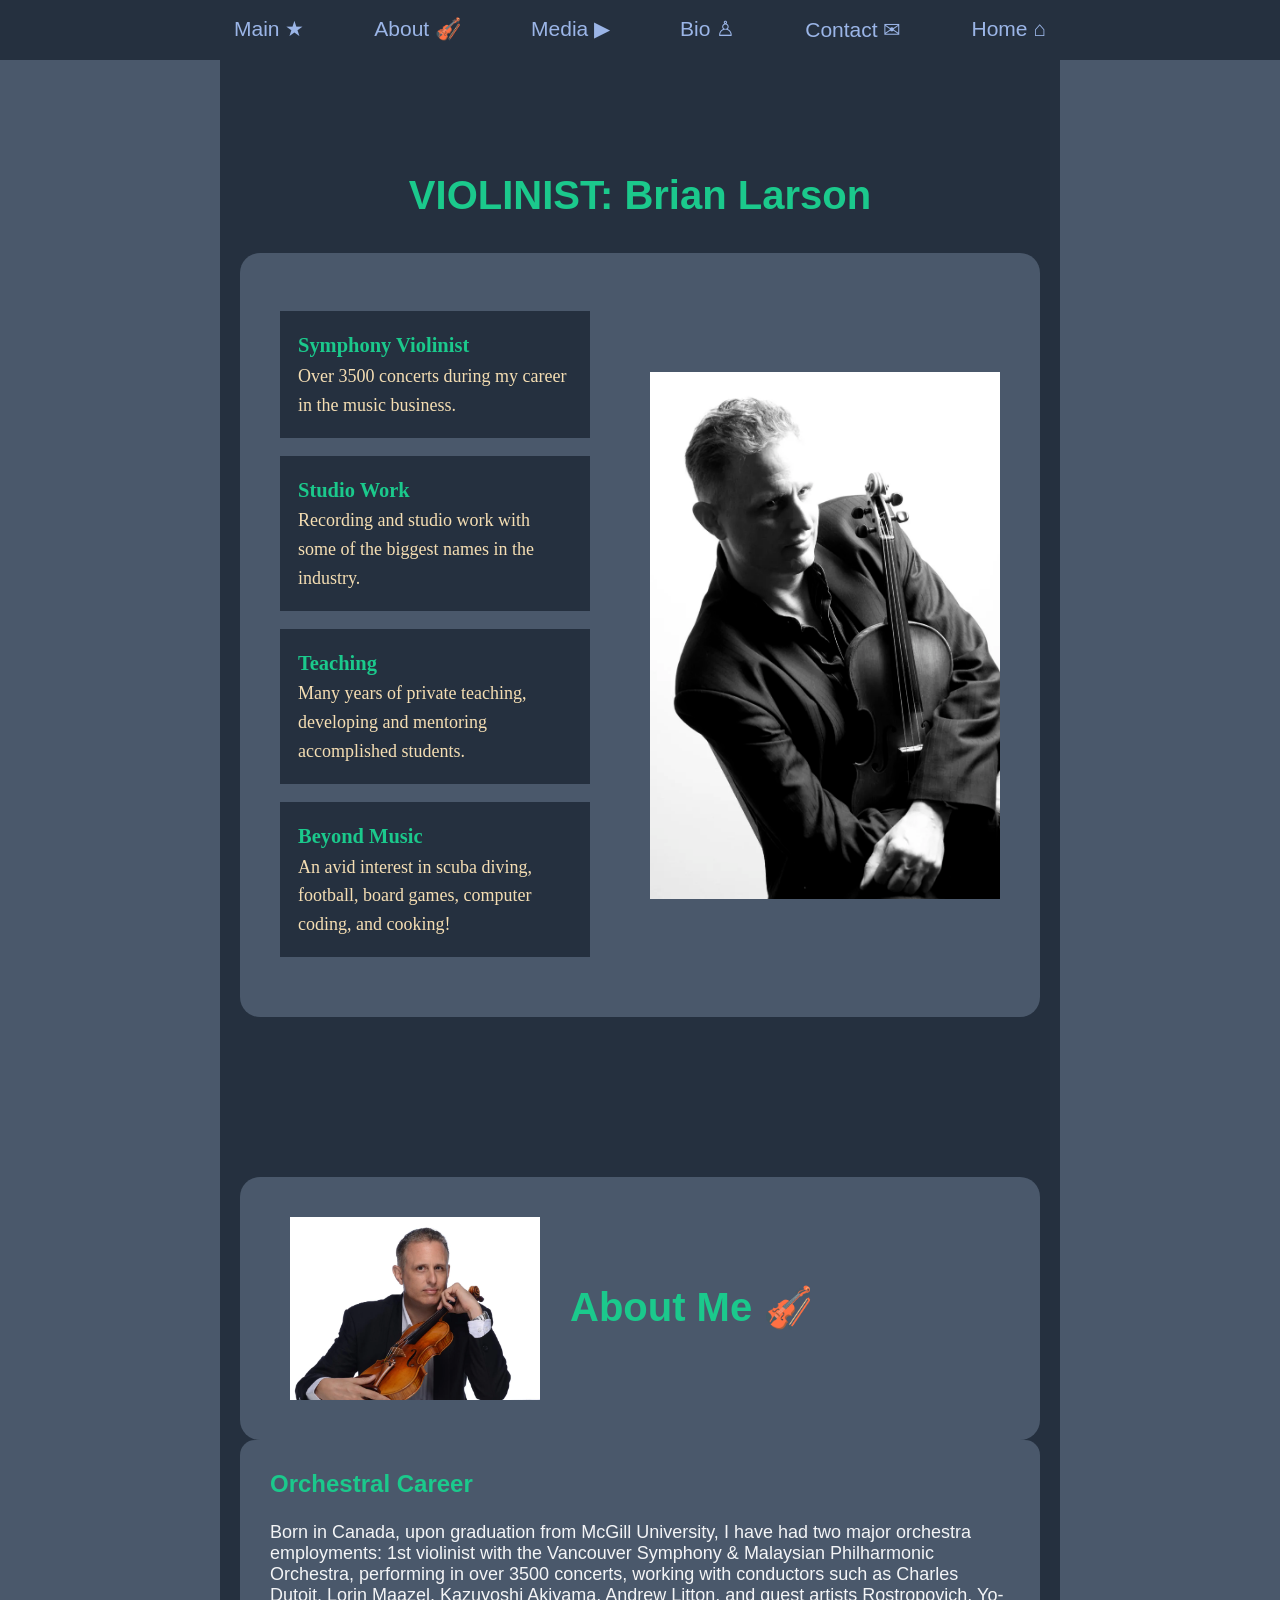
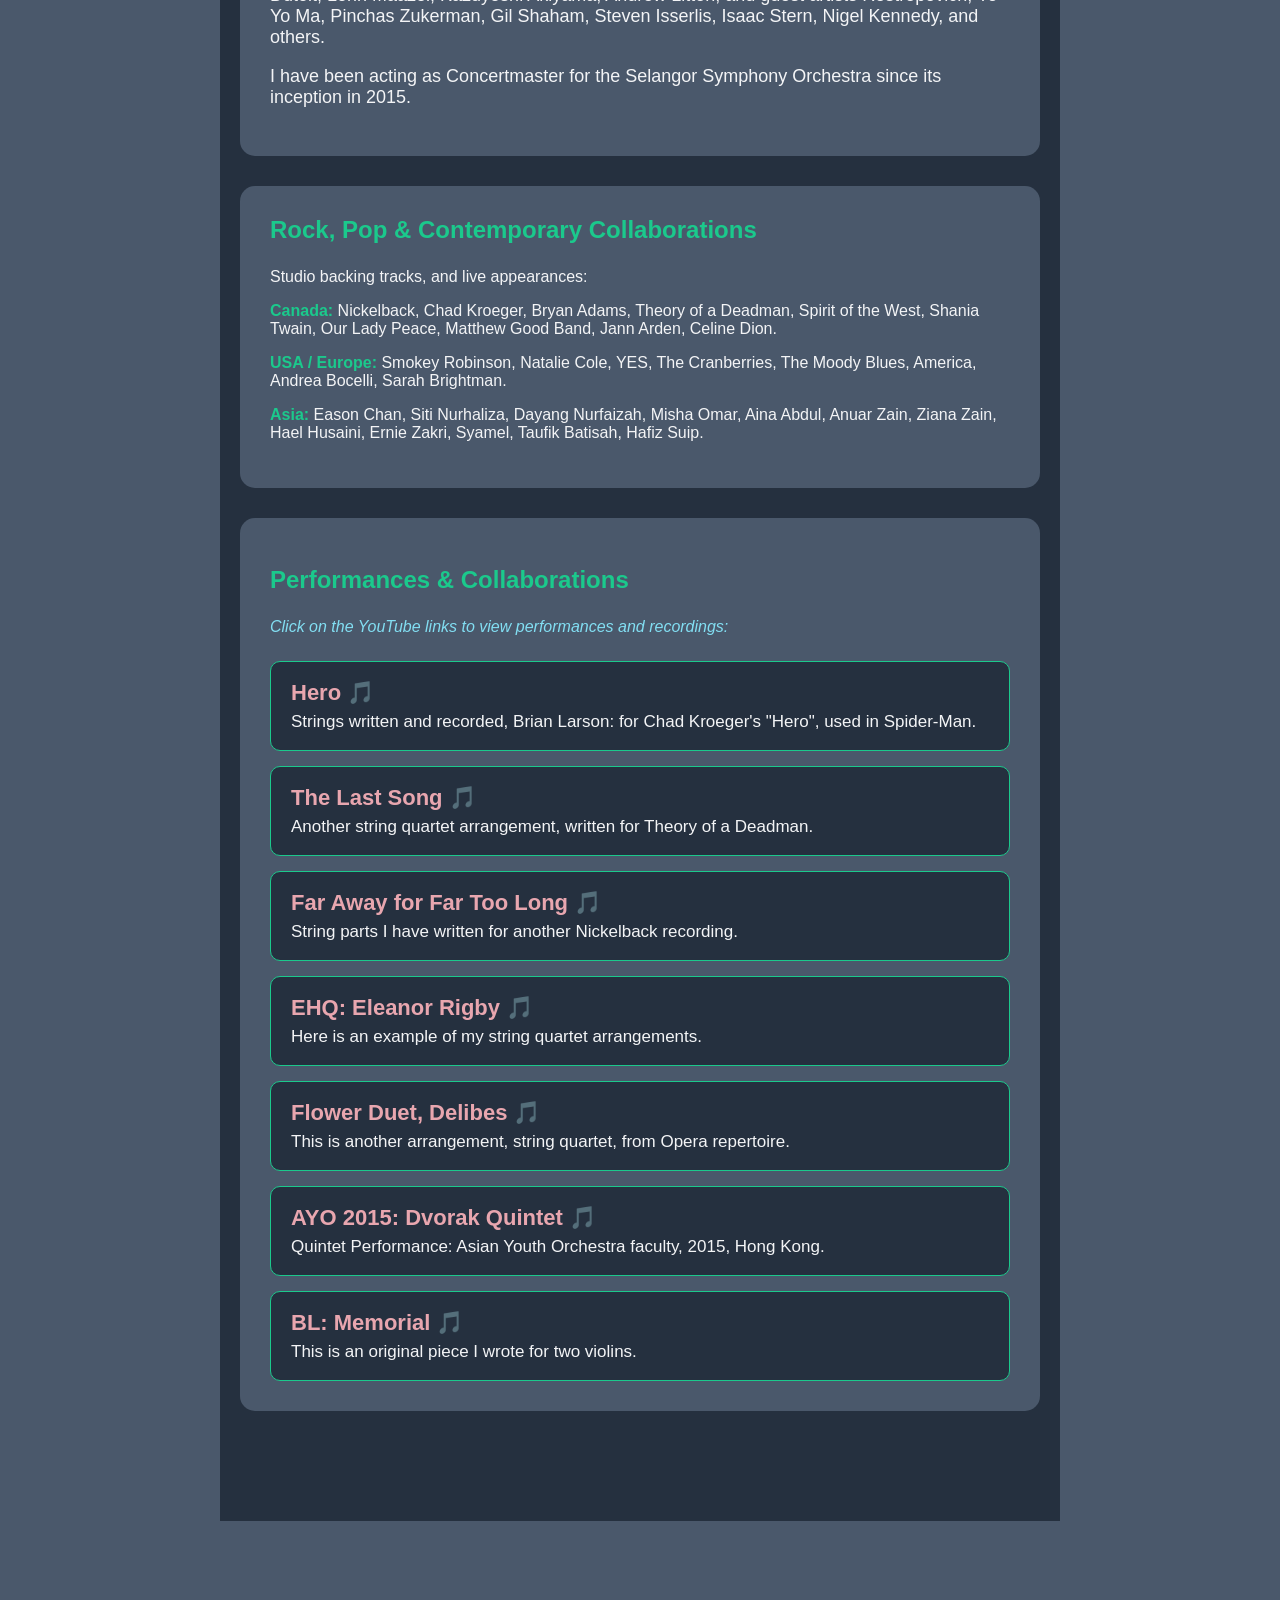
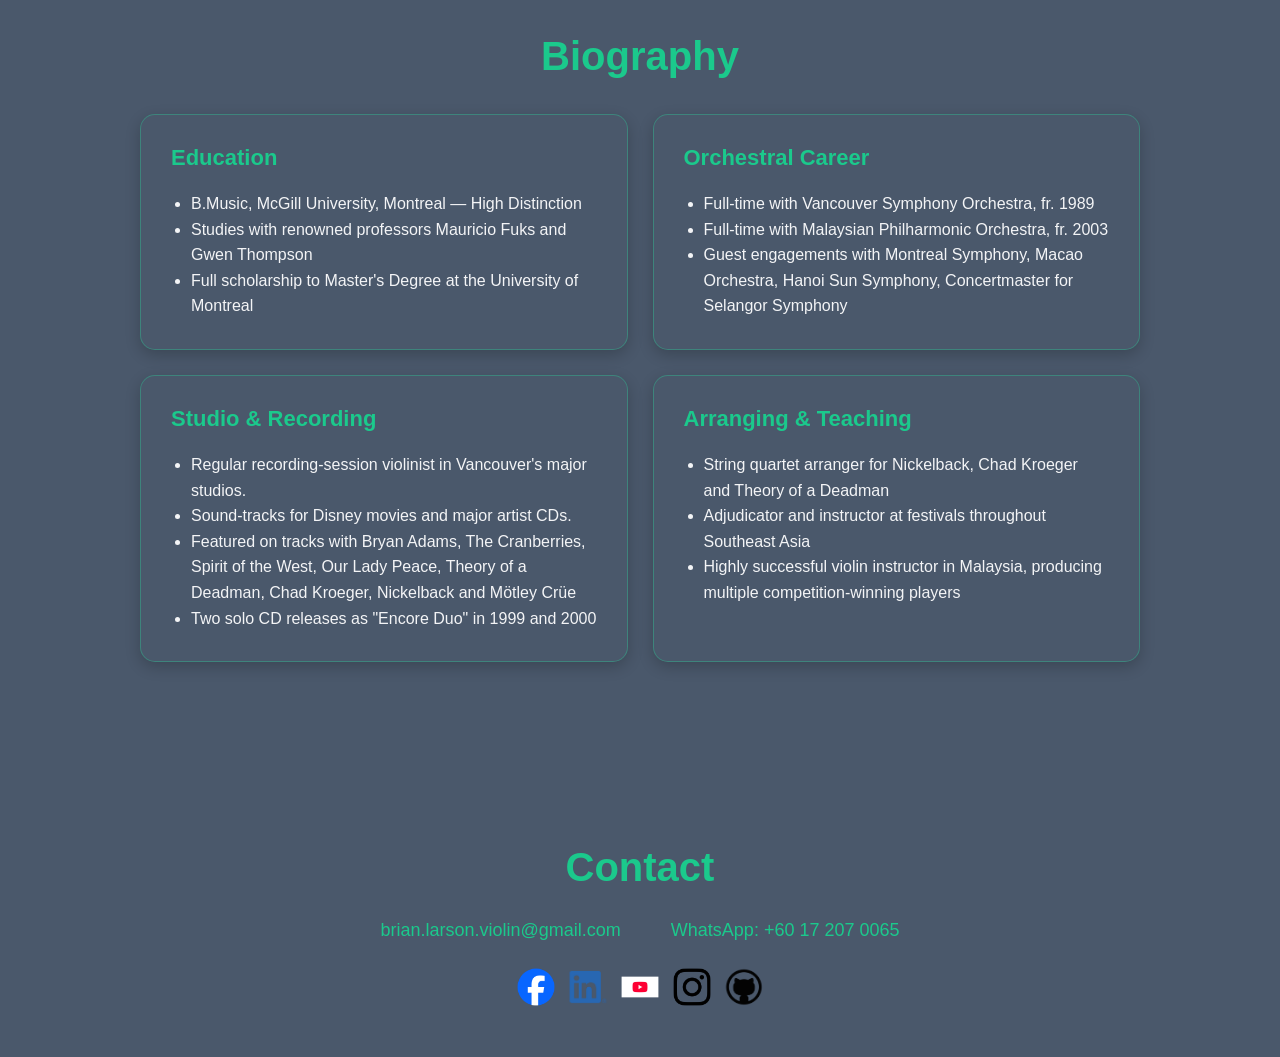
<file: index.html>
<!DOCTYPE html>
<html lang="en">
<head>
    <meta charset="UTF-8">
    <meta name="viewport" content="width=device-width, initial-scale=1.0">
    <link rel="stylesheet" href="indexbrian.css">
    <title>Brian-index</title>
</head>
<body>
    <nav id="navmenu" class="navmenu">
      <ul>
        <li><a href="#person"><i class="nav"></i>Main ★</a></li>
        <li><a href="#about"><i class="nav-about"></i>About 🎻</a></li>
        <li><a href="#media"><i class="nav-about"></i>Media ▶</a></li>
        <li><a href="#resume"><i class="nav-resume"></i> Bio ♙</a></li>
        <li><a href="#contact"><i class="contact"></i> Contact ✉</a></li>
        <li><a href="index.html"><i class = "nav"></i>Home ⌂</a></li>
      </ul>
    </nav>
<section id="person" class="about-section">
    <h2 class="section-title">VIOLINIST: Brian Larson</h2>

    <div class="about-content"> 

    <div class="about-details">
        <p>
            <strong>Symphony Violinist</strong><br>
            Over 3500 concerts during my  career
            in the music business.
        </p>
        <p>
            <strong>Studio Work</strong><br>
            Recording and studio work with some of the biggest
            names in the industry.
        </p>

        <p>
            <strong>Teaching</strong><br>
            Many years of private teaching, developing and
            mentoring accomplished students.
        </p>

        <p>
            <strong>Beyond Music</strong><br>
            An avid interest in scuba diving, football,
            board games, computer coding, and cooking!
        </p>
    </div>
    <img src="images/Brian-prof2.webp" alt="Profile photo" class="profile-photo">
    </div>

</section>

<section id="about" class="about-section">
<div class="about-content">
<img src="images/Brian-prof1.webp" alt="Profile photo" class="profile-photo1">
<h2 class="section-title">About Me  🎻</h2>
</div>

<div class="career-section">
    <h3>Orchestral Career</h3>

    <p>
        Born in Canada, upon graduation from McGill University, I have had
        two major orchestra employments: 1st violinist with the Vancouver
        Symphony & Malaysian Philharmonic Orchestra, performing in over
        3500 concerts, working with conductors such as Charles Dutoit,
        Lorin Maazel, Kazuyoshi Akiyama, Andrew Litton, and guest artists
        Rostropovich, Yo-Yo Ma, Pinchas Zukerman, Gil Shaham, Steven
        Isserlis, Isaac Stern, Nigel Kennedy, and others.
    </p>

    <p>
        I have been acting as Concertmaster for the Selangor Symphony
        Orchestra since its inception in 2015.
    </p>
</div>

<div class="collaboration-section">
    <h3>Rock, Pop & Contemporary Collaborations</h3>

    <p>
        Studio backing tracks, and live appearances:
    </p>

    <p>
        <strong>Canada:</strong>
        Nickelback, Chad Kroeger, Bryan Adams, Theory of a Deadman, Spirit of the West, Shania Twain, Our Lady Peace, Matthew Good Band, Jann Arden, Celine Dion.
    </p>

    <p>
        <strong>USA / Europe:</strong>
        Smokey Robinson, Natalie Cole, YES, The Cranberries, The Moody Blues, America, Andrea Bocelli,
        Sarah Brightman.
    </p>

    <p>
        <strong>Asia:</strong>
        Eason Chan, Siti Nurhaliza, Dayang Nurfaizah, Misha Omar, Aina Abdul, Anuar Zain,
        Ziana Zain, Hael Husaini, Ernie Zakri, Syamel, Taufik Batisah,
        Hafiz Suip.
    </p>
</div>

<div id="media" class="video-section">
    <br>
    <h3>Performances & Collaborations</h3>

    <p class="video-intro">
    Click on the YouTube links to view performances
    and recordings:
    </p>

    <div class="video-links">

        <a class="youtube-link"
           href="https://www.youtube.com/watch?v=sUjXbH-2LGw"
           target="_blank">
            <span class="video-title">Hero  🎵</span>
            <span class="video-description">
                Strings written and recorded, Brian Larson: for Chad Kroeger's
                "Hero", used in Spider-Man.
            </span>
        </a>

        <a class="youtube-link"
           href="https://www.youtube.com/watch?v=onZuy5zYOiY&list=RDonZuy5zYOiY&start_radio=1"
           target="_blank">
            <span class="video-title">The Last Song  🎵</span>
            <span class="video-description">
                Another string quartet arrangement, written for Theory of a Deadman.
            </span>
        </a>

        <a class="youtube-link"
           href="https://www.youtube.com/watch?v=j4y-RzVGrHg"
           target="_blank">
            <span class="video-title">Far Away for Far Too Long  🎵</span>
            <span class="video-description">
                String parts I have written for another Nickelback recording.
            </span>
        </a>

        <a class="youtube-link"
           href="https://www.youtube.com/watch?v=blaFZbgfazM"
           target="_blank">
            <span class="video-title">EHQ: Eleanor Rigby  🎵</span>
            <span class="video-description">
                Here is an example of my string quartet arrangements.
            </span>
        </a>

        <a class="youtube-link"
           href="https://www.youtube.com/watch?v=t7xbtbqiE6I"
           target="_blank">
            <span class="video-title">Flower Duet, Delibes  🎵</span>
            <span class="video-description">
                This is another arrangement, string quartet, from Opera repertoire.
            </span>
        </a>

        <a class="youtube-link"
           href="https://www.youtube.com/video/4tft2LBWce0/edit"
           target="_blank">
            <span class="video-title">AYO 2015: Dvorak Quintet  🎵</span>
            <span class="video-description">
                Quintet Performance: Asian Youth Orchestra faculty, 
                2015, Hong Kong.
            </span>
        </a>

        <a class="youtube-link"
           href="https://www.youtube.com/video/-j9B5V4mjk4/edit"
           target="_blank">
            <span class="video-title">BL: Memorial  🎵</span>
            <span class="video-description">
                This is an original piece I wrote for two violins.
            </span>
        </a>

    </div>
</div>

</section>


<section id="resume" class="resume-section"> <h2 class="section-title">Biography</h2>

<div class="resume-grid">

    <div class="resume-box">
        <h3>Education</h3>
        <ul>
            <li>B.Music, McGill University, Montreal — High Distinction</li>
            <li>Studies with renowned professors Mauricio Fuks and Gwen Thompson</li>
            <li>Full scholarship to Master's Degree at the University of Montreal</li>
        </ul>
    </div>

    <div class="resume-box">
        <h3>Orchestral Career</h3>
        <ul>
            <li>Full-time with Vancouver Symphony Orchestra, fr. 1989</li>
            <li>Full-time with Malaysian Philharmonic Orchestra, fr. 2003</li>
            <li>Guest engagements with Montreal Symphony, Macao Orchestra, Hanoi Sun Symphony, Concertmaster for Selangor Symphony</li>
        </ul>
    </div>

    <div class="resume-box">
        <h3>Studio & Recording</h3>
        <ul>
            <li>Regular recording-session violinist in Vancouver's major studios.</li>
            <li>Sound-tracks for Disney movies and major artist CDs.</li>
            <li>Featured on tracks with Bryan Adams, The Cranberries,
                Spirit of the West, Our Lady Peace, Theory of a Deadman,
                Chad Kroeger, Nickelback and Mötley Crüe</li>
            <li>Two solo CD releases as "Encore Duo" in 1999 and 2000</li>
        </ul>
    </div>

    <div class="resume-box">
        <h3>Arranging & Teaching</h3>
        <ul>
            <li>String quartet arranger for Nickelback, Chad Kroeger
                and Theory of a Deadman</li>
            <li>Adjudicator and instructor at festivals throughout
                Southeast Asia</li>
            <li>Highly successful violin instructor in Malaysia,
                producing multiple competition-winning players</li>
        </ul>
    </div>

</div>

</section>

<section id="contact" class="contact-section"> <h2 class="section-title">Contact</h2>

<div class="contact-info">
    <a href="mailto:brian.larson.violin@gmail.com">
        brian.larson.violin@gmail.com
    </a>

    <a href="https://wa.me/60172070065" target="_blank">
        WhatsApp: +60 17 207 0065
    </a>
</div>

<div class="social-logos">
    <a href="https://www.facebook.com/brian.violin/" target="_blank">
        <img src="images/Facebook_Logo_Primary.webp" alt="Facebook">
    </a>

    <a href="https://www.linkedin.com/in/brian-larson-b8828726/" target="_blank">
        <img src="images/LI-In-Bug.webp" alt="LinkedIn">
    </a>

    <a href="https://www.youtube.com/channel/UCVQ14EPJeuV1QrryMixRIZg/" target="_blank">
        <img src="images/yt-external-thumbnail-icon-01.webp" alt="YouTube">
    </a>

    <a href="https://instagram.com/brianlarsonviolin" target="_blank">
        <img src="images/Instagram_Glyph_Black.webp" alt="Instagram">
    </a>

    <a href="https://blviolin99.github.io" target="_blank">
        <img src="images/github_PNG80.png" alt="Github">
    </a>
</div> 

</section>
</body>
</html>
</file>
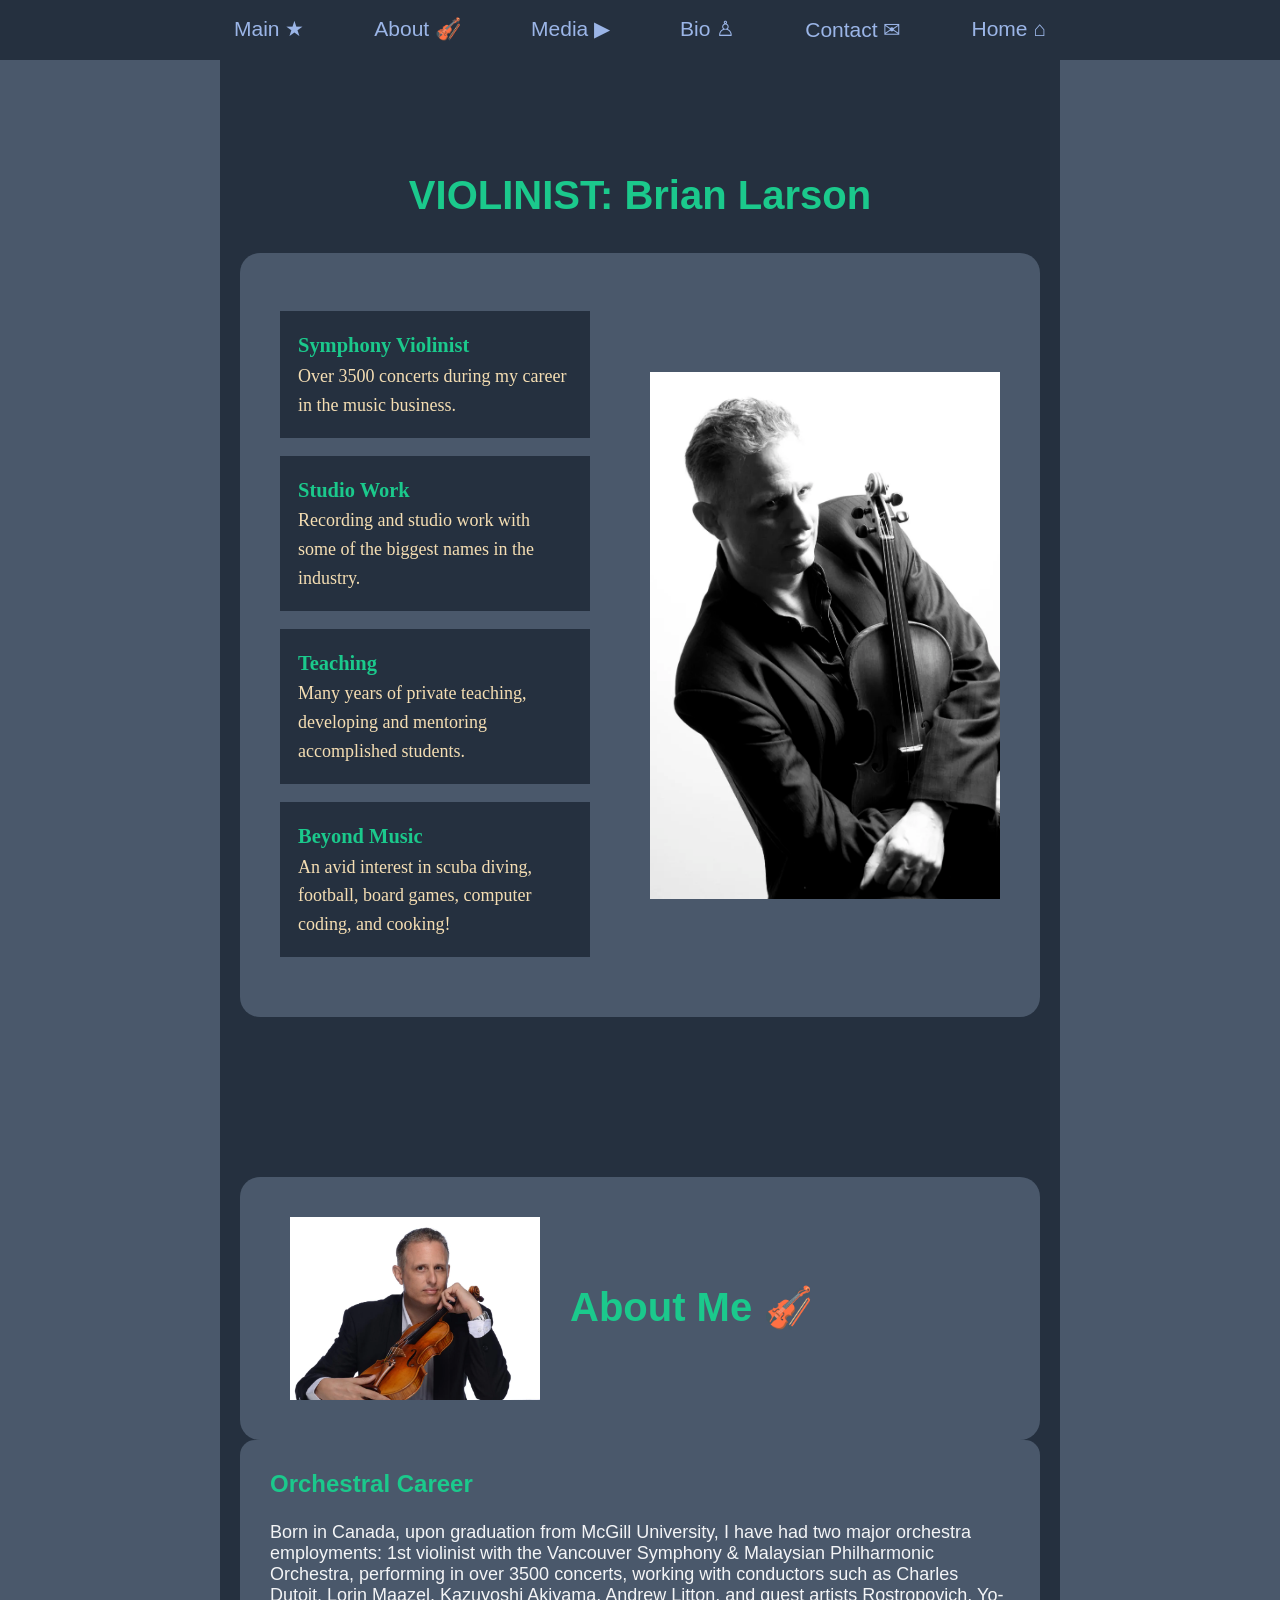
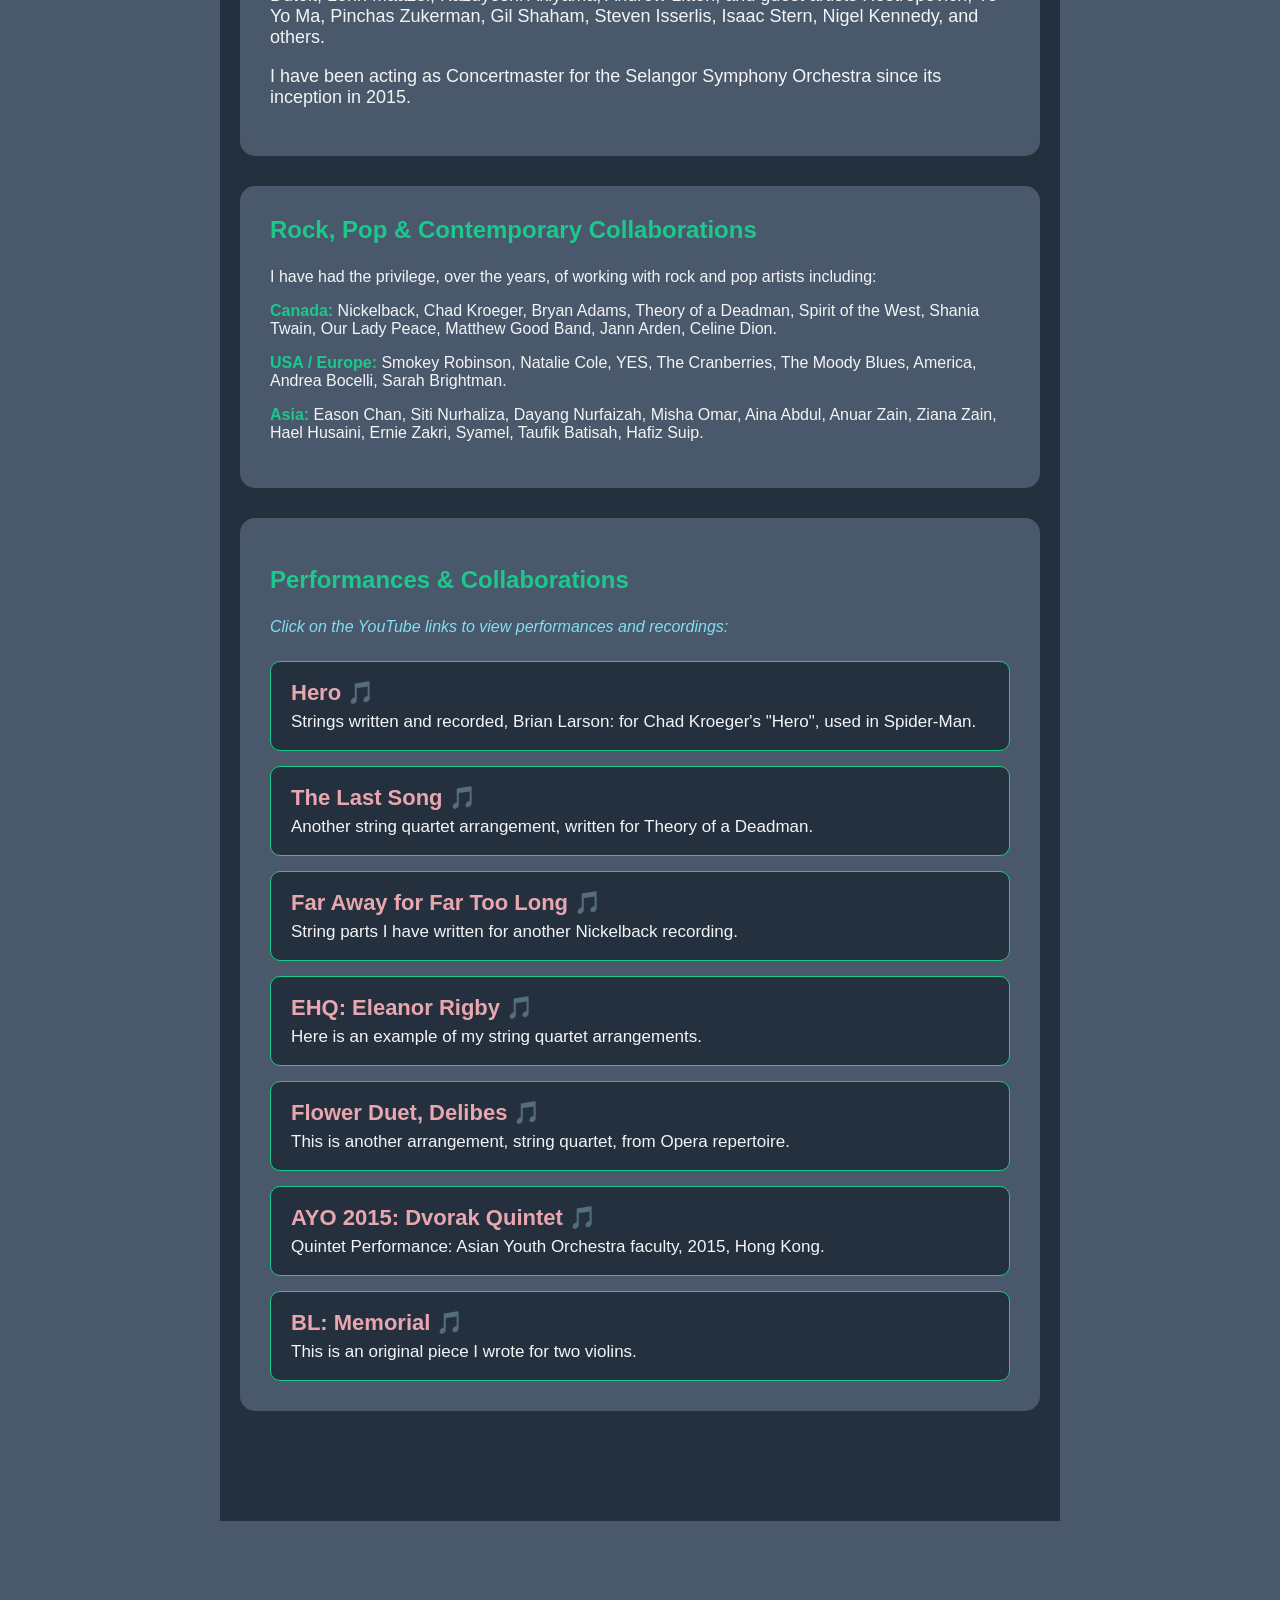
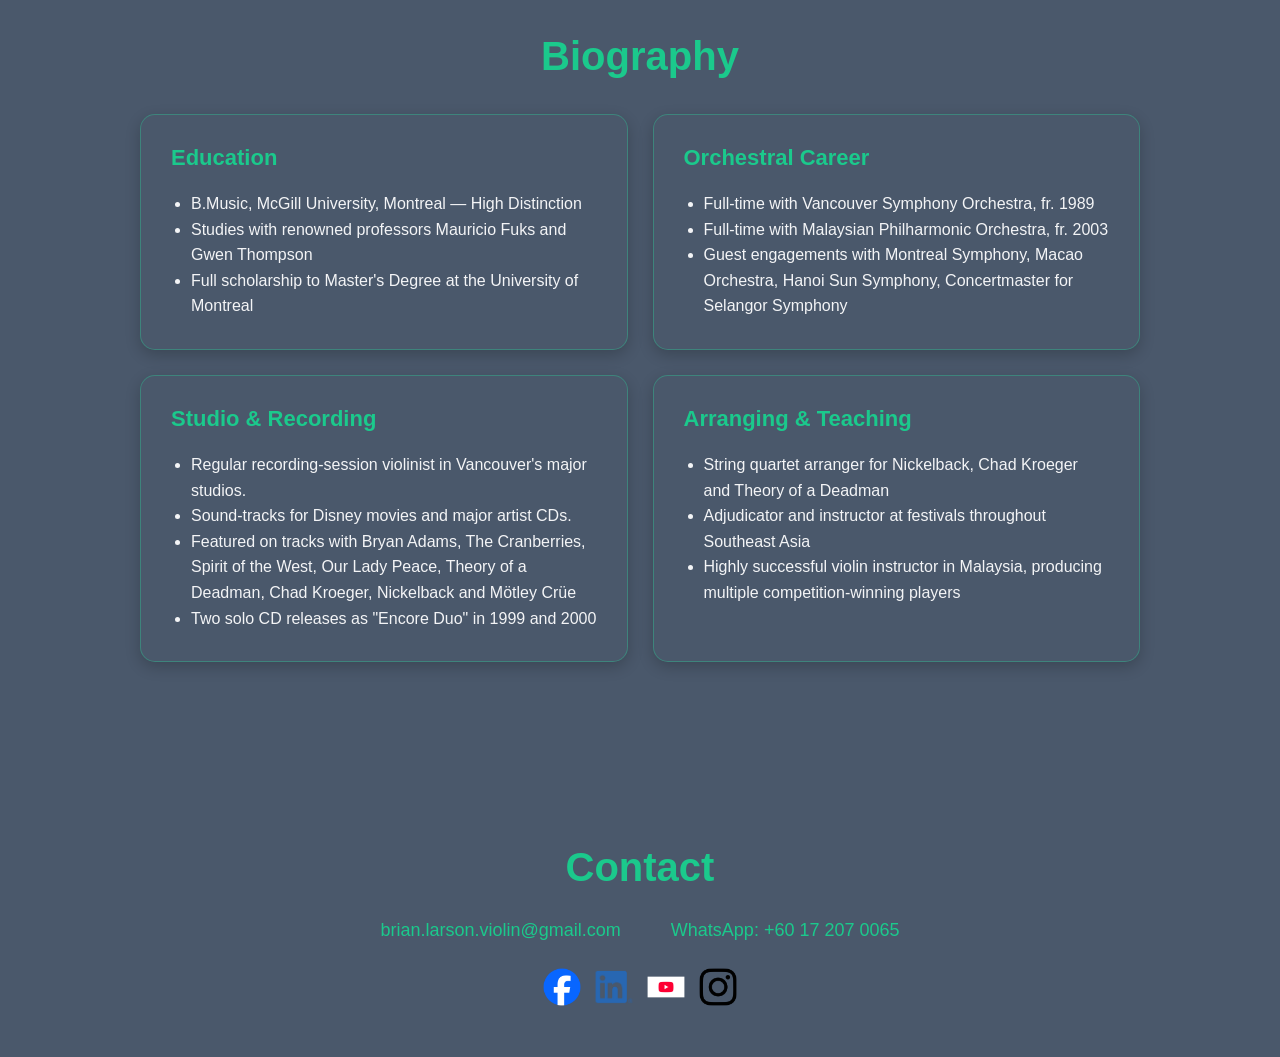
<file: indexbrian.html>
<!DOCTYPE html>
<html lang="en">
<head>
    <meta charset="UTF-8">
    <meta name="viewport" content="width=device-width, initial-scale=1.0">
    <link rel="stylesheet" href="indexbrian.css">
    <title>Brian-index</title>
</head>
<body>
    <nav id="navmenu" class="navmenu">
      <ul>
        <li><a href="#person"><i class="nav"></i>Main ★</a></li>
        <li><a href="#about"><i class="nav-about"></i>About 🎻</a></li>
        <li><a href="#media"><i class="nav-about"></i>Media ▶</a></li>
        <li><a href="#resume"><i class="nav-resume"></i> Bio ♙</a></li>
        <li><a href="#contact"><i class="contact"></i> Contact ✉</a></li>
        <li><a href="index.html"><i class = "nav"></i>Home ⌂</a></li>
      </ul>
    </nav>
<section id="person" class="about-section">
    <h2 class="section-title">VIOLINIST: Brian Larson</h2>

    <div class="about-content"> 

    <div class="about-details">
        <p>
            <strong>Symphony Violinist</strong><br>
            Over 3500 concerts during my  career
            in the music business.
        </p>
        <p>
            <strong>Studio Work</strong><br>
            Recording and studio work with some of the biggest
            names in the industry.
        </p>

        <p>
            <strong>Teaching</strong><br>
            Many years of private teaching, developing and
            mentoring accomplished students.
        </p>

        <p>
            <strong>Beyond Music</strong><br>
            An avid interest in scuba diving, football,
            board games, computer coding, and cooking!
        </p>
    </div>
    <img src="images/Brian-prof2.webp" alt="Profile photo" class="profile-photo">
    </div>

</section>

<section id="about" class="about-section">
<div class="about-content">
<img src="images/Brian-prof1.webp" alt="Profile photo" class="profile-photo1">
<h2 class="section-title">About Me  🎻</h2>
</div>

<div class="career-section">
    <h3>Orchestral Career</h3>

    <p>
        Born in Canada, upon graduation from McGill University, I have had
        two major orchestra employments: 1st violinist with the Vancouver
        Symphony & Malaysian Philharmonic Orchestra, performing in over
        3500 concerts, working with conductors such as Charles Dutoit,
        Lorin Maazel, Kazuyoshi Akiyama, Andrew Litton, and guest artists
        Rostropovich, Yo-Yo Ma, Pinchas Zukerman, Gil Shaham, Steven
        Isserlis, Isaac Stern, Nigel Kennedy, and others.
    </p>

    <p>
        I have been acting as Concertmaster for the Selangor Symphony
        Orchestra since its inception in 2015.
    </p>
</div>

<div class="collaboration-section">
    <h3>Rock, Pop & Contemporary Collaborations</h3>

    <p>
        I have had the privilege, over the years, of working with rock
        and pop artists including:
    </p>

    <p>
        <strong>Canada:</strong>
        Nickelback, Chad Kroeger, Bryan Adams, Theory of a Deadman, Spirit of the West, Shania Twain, Our Lady Peace, Matthew Good Band, Jann Arden, Celine Dion.
    </p>

    <p>
        <strong>USA / Europe:</strong>
        Smokey Robinson, Natalie Cole, YES, The Cranberries, The Moody Blues, America, Andrea Bocelli,
        Sarah Brightman.
    </p>

    <p>
        <strong>Asia:</strong>
        Eason Chan, Siti Nurhaliza, Dayang Nurfaizah, Misha Omar, Aina Abdul, Anuar Zain,
        Ziana Zain, Hael Husaini, Ernie Zakri, Syamel, Taufik Batisah,
        Hafiz Suip.
    </p>
</div>

<div id="media" class="video-section">
    <br>
    <h3>Performances & Collaborations</h3>

    <p class="video-intro">
    Click on the YouTube links to view performances
    and recordings:
    </p>

    <div class="video-links">

        <a class="youtube-link"
           href="https://www.youtube.com/watch?v=sUjXbH-2LGw"
           target="_blank">
            <span class="video-title">Hero  🎵</span>
            <span class="video-description">
                Strings written and recorded, Brian Larson: for Chad Kroeger's
                "Hero", used in Spider-Man.
            </span>
        </a>

        <a class="youtube-link"
           href="https://www.youtube.com/watch?v=onZuy5zYOiY&list=RDonZuy5zYOiY&start_radio=1"
           target="_blank">
            <span class="video-title">The Last Song  🎵</span>
            <span class="video-description">
                Another string quartet arrangement, written for Theory of a Deadman.
            </span>
        </a>

        <a class="youtube-link"
           href="https://www.youtube.com/watch?v=j4y-RzVGrHg"
           target="_blank">
            <span class="video-title">Far Away for Far Too Long  🎵</span>
            <span class="video-description">
                String parts I have written for another Nickelback recording.
            </span>
        </a>

        <a class="youtube-link"
           href="https://www.youtube.com/watch?v=blaFZbgfazM"
           target="_blank">
            <span class="video-title">EHQ: Eleanor Rigby  🎵</span>
            <span class="video-description">
                Here is an example of my string quartet arrangements.
            </span>
        </a>

        <a class="youtube-link"
           href="https://www.youtube.com/watch?v=t7xbtbqiE6I"
           target="_blank">
            <span class="video-title">Flower Duet, Delibes  🎵</span>
            <span class="video-description">
                This is another arrangement, string quartet, from Opera repertoire.
            </span>
        </a>

        <a class="youtube-link"
           href="https://www.youtube.com/video/4tft2LBWce0/edit"
           target="_blank">
            <span class="video-title">AYO 2015: Dvorak Quintet  🎵</span>
            <span class="video-description">
                Quintet Performance: Asian Youth Orchestra faculty, 
                2015, Hong Kong.
            </span>
        </a>

        <a class="youtube-link"
           href="https://www.youtube.com/video/-j9B5V4mjk4/edit"
           target="_blank">
            <span class="video-title">BL: Memorial  🎵</span>
            <span class="video-description">
                This is an original piece I wrote for two violins.
            </span>
        </a>

    </div>
</div>

</section>


<section id="resume" class="resume-section"> <h2 class="section-title">Biography</h2>

<div class="resume-grid">

    <div class="resume-box">
        <h3>Education</h3>
        <ul>
            <li>B.Music, McGill University, Montreal — High Distinction</li>
            <li>Studies with renowned professors Mauricio Fuks and Gwen Thompson</li>
            <li>Full scholarship to Master's Degree at the University of Montreal</li>
        </ul>
    </div>

    <div class="resume-box">
        <h3>Orchestral Career</h3>
        <ul>
            <li>Full-time with Vancouver Symphony Orchestra, fr. 1989</li>
            <li>Full-time with Malaysian Philharmonic Orchestra, fr. 2003</li>
            <li>Guest engagements with Montreal Symphony, Macao Orchestra, Hanoi Sun Symphony, Concertmaster for Selangor Symphony</li>
        </ul>
    </div>

    <div class="resume-box">
        <h3>Studio & Recording</h3>
        <ul>
            <li>Regular recording-session violinist in Vancouver's major studios.</li>
            <li>Sound-tracks for Disney movies and major artist CDs.</li>
            <li>Featured on tracks with Bryan Adams, The Cranberries,
                Spirit of the West, Our Lady Peace, Theory of a Deadman,
                Chad Kroeger, Nickelback and Mötley Crüe</li>
            <li>Two solo CD releases as "Encore Duo" in 1999 and 2000</li>
        </ul>
    </div>

    <div class="resume-box">
        <h3>Arranging & Teaching</h3>
        <ul>
            <li>String quartet arranger for Nickelback, Chad Kroeger
                and Theory of a Deadman</li>
            <li>Adjudicator and instructor at festivals throughout
                Southeast Asia</li>
            <li>Highly successful violin instructor in Malaysia,
                producing multiple competition-winning players</li>
        </ul>
    </div>

</div>

</section>

<section id="contact" class="contact-section"> <h2 class="section-title">Contact</h2>

<div class="contact-info">
    <a href="mailto:brian.larson.violin@gmail.com">
        brian.larson.violin@gmail.com
    </a>

    <a href="https://wa.me/60172070065" target="_blank">
        WhatsApp: +60 17 207 0065
    </a>
</div>

<div class="social-logos">
    <a href="https://www.facebook.com/brian.violin/" target="_blank">
        <img src="images/Facebook_Logo_Primary.webp" alt="Facebook">
    </a>

    <a href="https://www.linkedin.com/in/brian-larson-b8828726/" target="_blank">
        <img src="images/LI-In-Bug.webp" alt="LinkedIn">
    </a>

    <a href="https://www.youtube.com/channel/UCVQ14EPJeuV1QrryMixRIZg/" target="_blank">
        <img src="images/yt-external-thumbnail-icon-01.webp" alt="YouTube">
    </a>

    <a href="https://instagram.com/brianlarsonviolin" target="_blank">
        <img src="images/Instagram_Glyph_Black.webp" alt="Instagram">
    </a>
</div> 

</section>
</body>
</html>
</file>
<file: indexbrian.css>
/* Fonts */
:root {
  --default-font: "Roboto",  system-ui, -apple-system, "Segoe UI", Roboto, "Helvetica Neue", Arial, "Noto Sans", "Liberation Sans", sans-serif, "Apple Color Emoji", "Segoe UI Emoji", "Segoe UI Symbol", "Noto Color Emoji";
  --heading-font: Arial, Helvetica, sans-serif;
  --nav-font: "Raleway",  sans-serif;
  --other-font: Times;
}

/* Global Colors - The following color variables are used throughout the website. Updating them here will change the color scheme of the entire website */
:root {
    --background-color: #25303f;
    --default-color: #f3f4f6;
    --heading-color: #d3e6f8;
    --accent-color: #1bc98c;
    --surface-color: #4a586b;
    --contrast-color: #1f2937;
}

@media (max-width: 700px) {
    #navmenu ul {
        gap: 5px;
    }

    }
    .about-details {
        flex-direction: column;
        width: 100%;
    }

    .about-content {
        padding: 25px;
    }

html {
    scroll-behavior: smooth;
}

body {
    margin: 0;
    padding-top: 60px;
    font-family: Arial, Helvetica, sans-serif;
    background-color: var(--surface-color);
}

.home-body {
    display: flex;
    min-height: 100vh;
    margin: 0;
    background-color: rgb(148, 163, 171);
    justify-content: center;
    justify-items: center;
    flex-direction: column;
    position: relative;
}

.home-body::before {
    content: "";
    position: fixed;
    inset: 0;
    background-image: url("images/Art-photo.jpg");
    background-size: cover;
    background-position: center;
    opacity: 0.14;
    z-index: -1;
}

.button-row {
    display: flex;
    justify-content: center;
    justify-items: center;
    gap: 50px;
    margin: 40px;
    text-decoration: none;
}

.button-row button {
    display: block;
    background-color: bisque;
    font-size: 40px;
    color: maroon;
    padding: 10px 20px;
    text-align: center;
    justify-content: center;
    justify-items: center;
}

.button-row a {
    text-decoration: none;
}

/*.photo-container {
    display: flex;
    justify-content: center;
    gap: 25px;
    max-width: 800px;
    margin: 40px auto 0;
}*/


/* Navigation bar */
#navmenu {
    position: fixed;
    top: 0;
    left: 0;
    width: 100%;
    height: 60px;
    background-color: #25303f;
    display: flex;
    justify-content: center;
    align-items: center;
    z-index: 1000;
}

/* Remove default list formatting */
#navmenu ul {
    list-style: none;
    margin: 0;
    padding: 0;
    display: flex;
    gap: clamp(14px, 4vw, 50px);
}

/* Navigation links */
#navmenu a {
    color: #9bb5e7;
    text-decoration: none;
    font-size: clamp(14px, 2vw, 21px);
    font-family: var(--heading-font);
    padding: 8px 10px;
}

/* Mouse over a link */
#navmenu a:hover {
    color: #22e7a1;
}

/* Currently active link */
#navmenu a.active {
    color: #22e7a1;
}

h1 {
    display: flex;
    margin: 5%;
    justify-content: center;
    justify-self: center;
    font-size: 60px;
    font-family: var(--heading-font);
    color: black;
}

h2 {
    font-family: var(--heading-font);
    font-size: clamp(20px, 2vw, 36px);
    color: var(--accent-color);
}

.profile-photo {
    width: clamp(180px, 30vw, 350px);
    height: auto;
    margin-left: 30px;
}

.profile-photo1 {
    width: clamp(100px, 30vw, 250px);
    height: auto;
    margin-left: 10px;
}

.section-title {
    text-align: center;
    margin-bottom: 35px;
    color: var(--accent-color);
    font-size: clamp(24px, 4vw, 40px);
}

.about-details {
    flex: 1;
    min-width: 0;
    gap: 20px;
    margin-bottom: 10px;
}

.about-details p {
    font-family: var(--other-font);
    padding: clamp(6px, 2vw, 18px);
    margin-bottom: 10px;
    background-color: var(--background-color);
    color: wheat;
    font-size: clamp(8px, 4vw, 18px);
    line-height: 1.6;
}

.about-details strong {
    color: var(--accent-color);
    font-size: clamp(12px, 1.6vw, 22px);
}

.about-section {
    max-width: 800px;
    margin: 0 auto;
    padding: 80px 20px;
    background-color: var(--background-color);
    color: var(--default-color);
}

.about-content {
    max-width: 800px;
    margin: 0 auto;
    padding: clamp(20px, 4vw, 40px);
    background-color: var(--surface-color);
    border-radius: 20px;
    display: flex;
    align-items: center;
    gap: clamp(15px, 3vw, 30px);
}

.about-section h3 {
    color: var(--accent-color);
    font-size: 24px;
    margin-top: 0;
}

/*.about-section p {
    line-height: 1.7;
    font-size: 18px;
}*/

.about-section strong {
    color: var(--accent-color);
}

.career-section,
.collaboration-section,
.video-section {
    background-color: var(--surface-color);
    padding: 30px;
    margin-bottom: 30px;
    border-radius: 15px;
}

.career-section p {
  font-size: clamp(12px, 1.8vw, 18px);
}

.video-intro {
    margin-bottom: 25px;
    font-style: italic;
    color: rgb(130, 222, 242);
}

.video-links {
    display: flex;
    flex-direction: column;
    gap: 15px;
}

.youtube-link {
    display: flex;
    flex-direction: column;
    padding: 18px 20px;
    background-color: var(--background-color);
    border: 1px solid var(--accent-color);
    border-radius: 10px;

    color: var(--default-color);
    text-decoration: none;

    transition: 0.2s;
}

.youtube-link:hover {
    background-color: var(--accent-color);
    color: var(--contrast-color);
    transform: translateY(-2px);
}

.video-title {
    font-size: 22px;
    font-weight: bold;
    margin-bottom: 6px;
    color: rgb(232, 166, 175);
}

.video-description {
    font-size: 17px;
}

  .contact {
    width: 100%;
    height: 40px;
    background-color: black;
    color: white;
    text-align: center;
    font-size: 22px;
  }


.resume-section {
max-width: 1000px;
margin: 0 auto;
padding: 80px 20px;
}

.resume-grid {
display: grid;
grid-template-columns: repeat(2, 1fr);
gap: 25px;
}

.resume-box {
background-color: var(--surface-color);
padding: 30px;
border-radius: 15px;
border: 1px solid rgba(34, 231, 161, 0.3);
box-shadow: 0 5px 15px rgba(0, 0, 0, 0.2);
transition: transform 0.55s ease;
}

.resume-box:hover {
    transform: scale(1.10) translateY(-5px);
}

.resume-box h3 {
color: var(--accent-color);
font-size: 22px;
margin-top: 0;
margin-bottom: 20px;
}

.resume-box ul {
margin: 0;
padding-left: 20px;
}

.resume-box li {
color: var(--default-color);
line-height: 1.6;
margin-bottom: 12px;
}

.resume-box li {
margin-bottom: 0;
}

.resume-box:hover li {
    background: linear-gradient(90deg, rgb(231, 240, 210), rgb(222, 255, 180), rgb(162, 255, 167));
    -webkit-background-clip: text;
    background-clip: text;
    color: transparent;
}

/* Phone */
@media (max-width: 700px) {
.resume-grid {
grid-template-columns: 1fr;
}

.resume-box {
    padding: 25px;
}
}

.contact-section {
padding: 70px 20px 50px;
background-color: var(--surface-color);
text-align: center;
}

.contact-section .section-title {
margin-bottom: 30px;
}

.contact-info {
display: flex;
justify-content: center;
align-items: center;
gap: 50px;
margin-bottom: 30px;
}

.contact-info a {
color: var(--default-color);
text-decoration: none;
font-size: 18px;
transition: 0.2s;
}

.contact-info a {
color: var(--accent-color);
}

.social-logos {
display: flex;
justify-content: center;
align-items: center;
gap: 20px;
}

.social-logos img {
width: 32px;
height: 32px;
object-fit: contain;
transition: 0.2s;
}

.social-logos img {
transform: scale(1.15);
}

@media (max-width: 600px) {

    .about-section {
        padding: 50px 10px;
    }

    .section-title {
        font-size: 24px;
        margin-bottom: 20px;
    }

    .about-content {
        padding: 15px;
        display: flex;
        flex-direction: column;
        gap: 20px;
        border-radius: 15px;
    }

    .about-details {
        width: 100%;
    }

    .about-details p {
        padding: 10px 12px;
        margin-bottom: 10px;
        font-size: 14px;
        line-height: 1.4;
        border-radius: 8px;
    }

    .about-details strong {
        font-size: 17px;
    }

    .profile-photo {
        width: min(75vw, 280px);
        margin-left: 0;
    }
}
</file>
